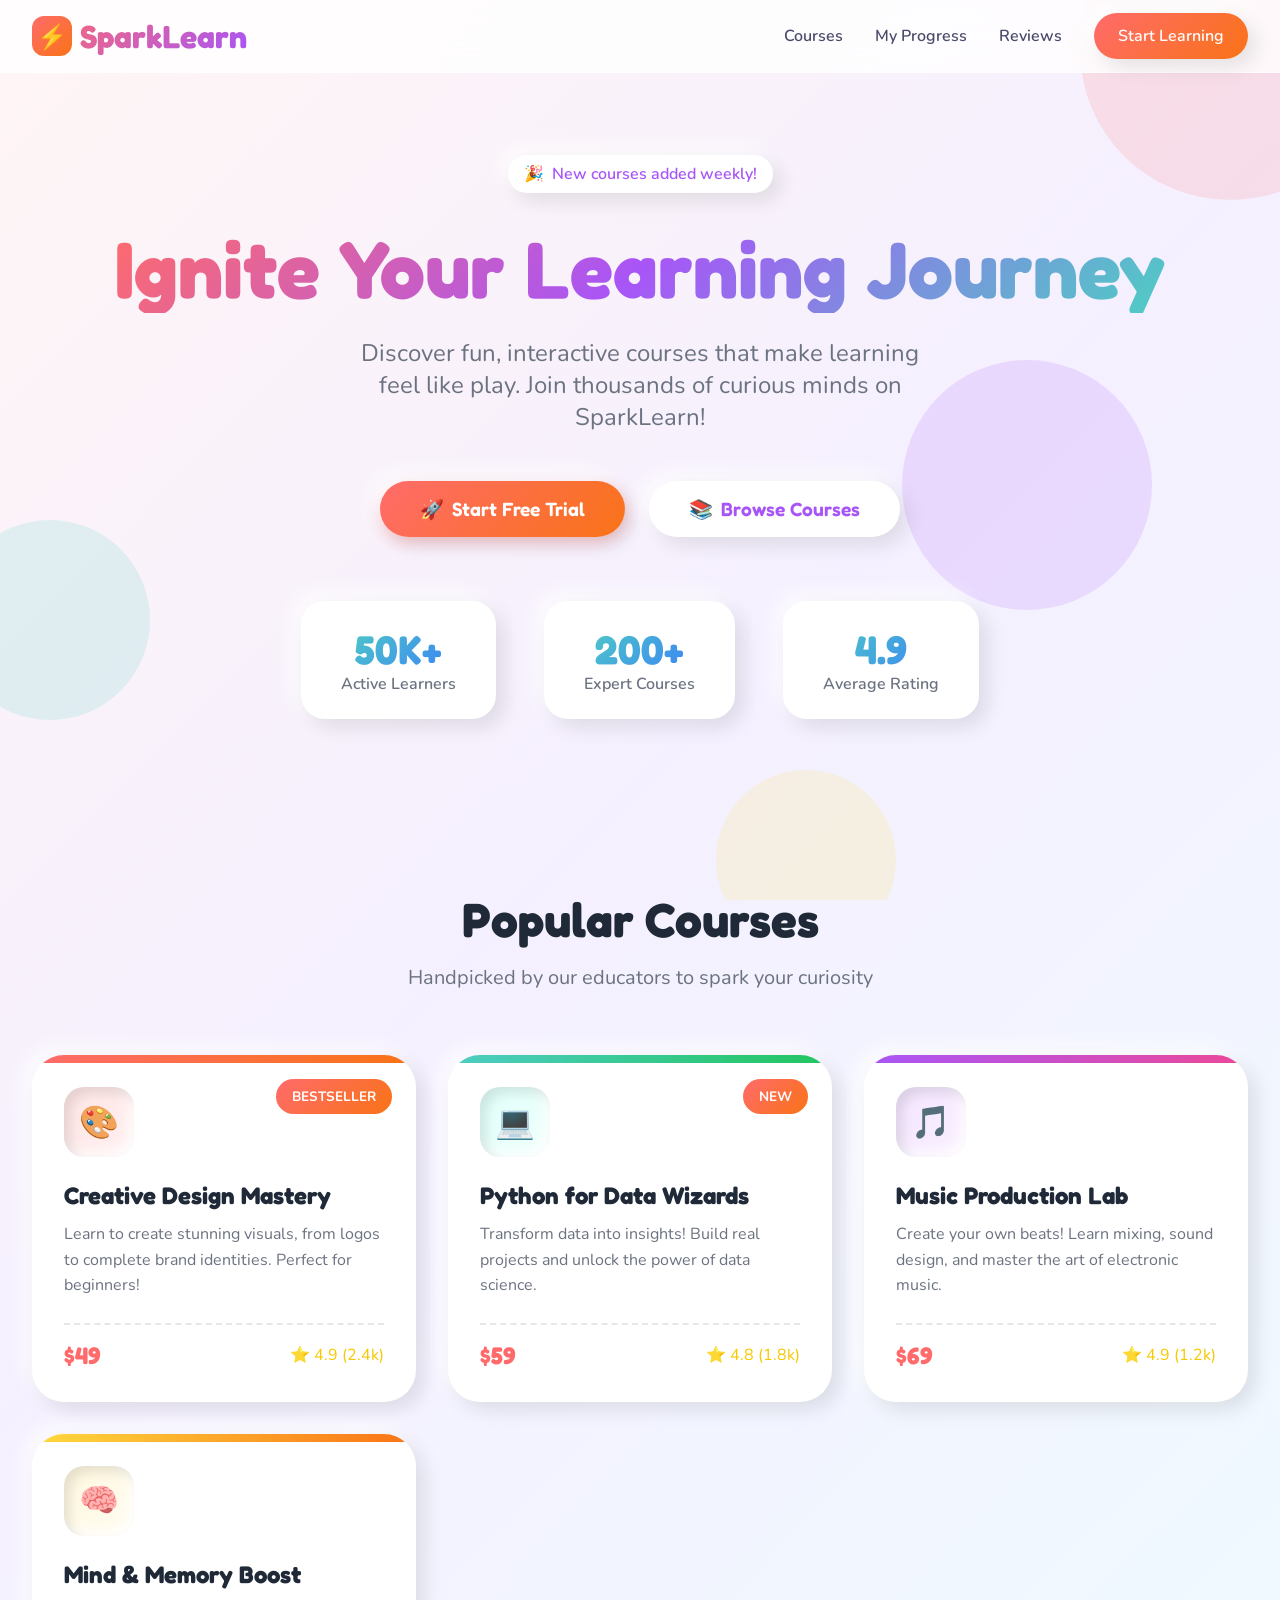
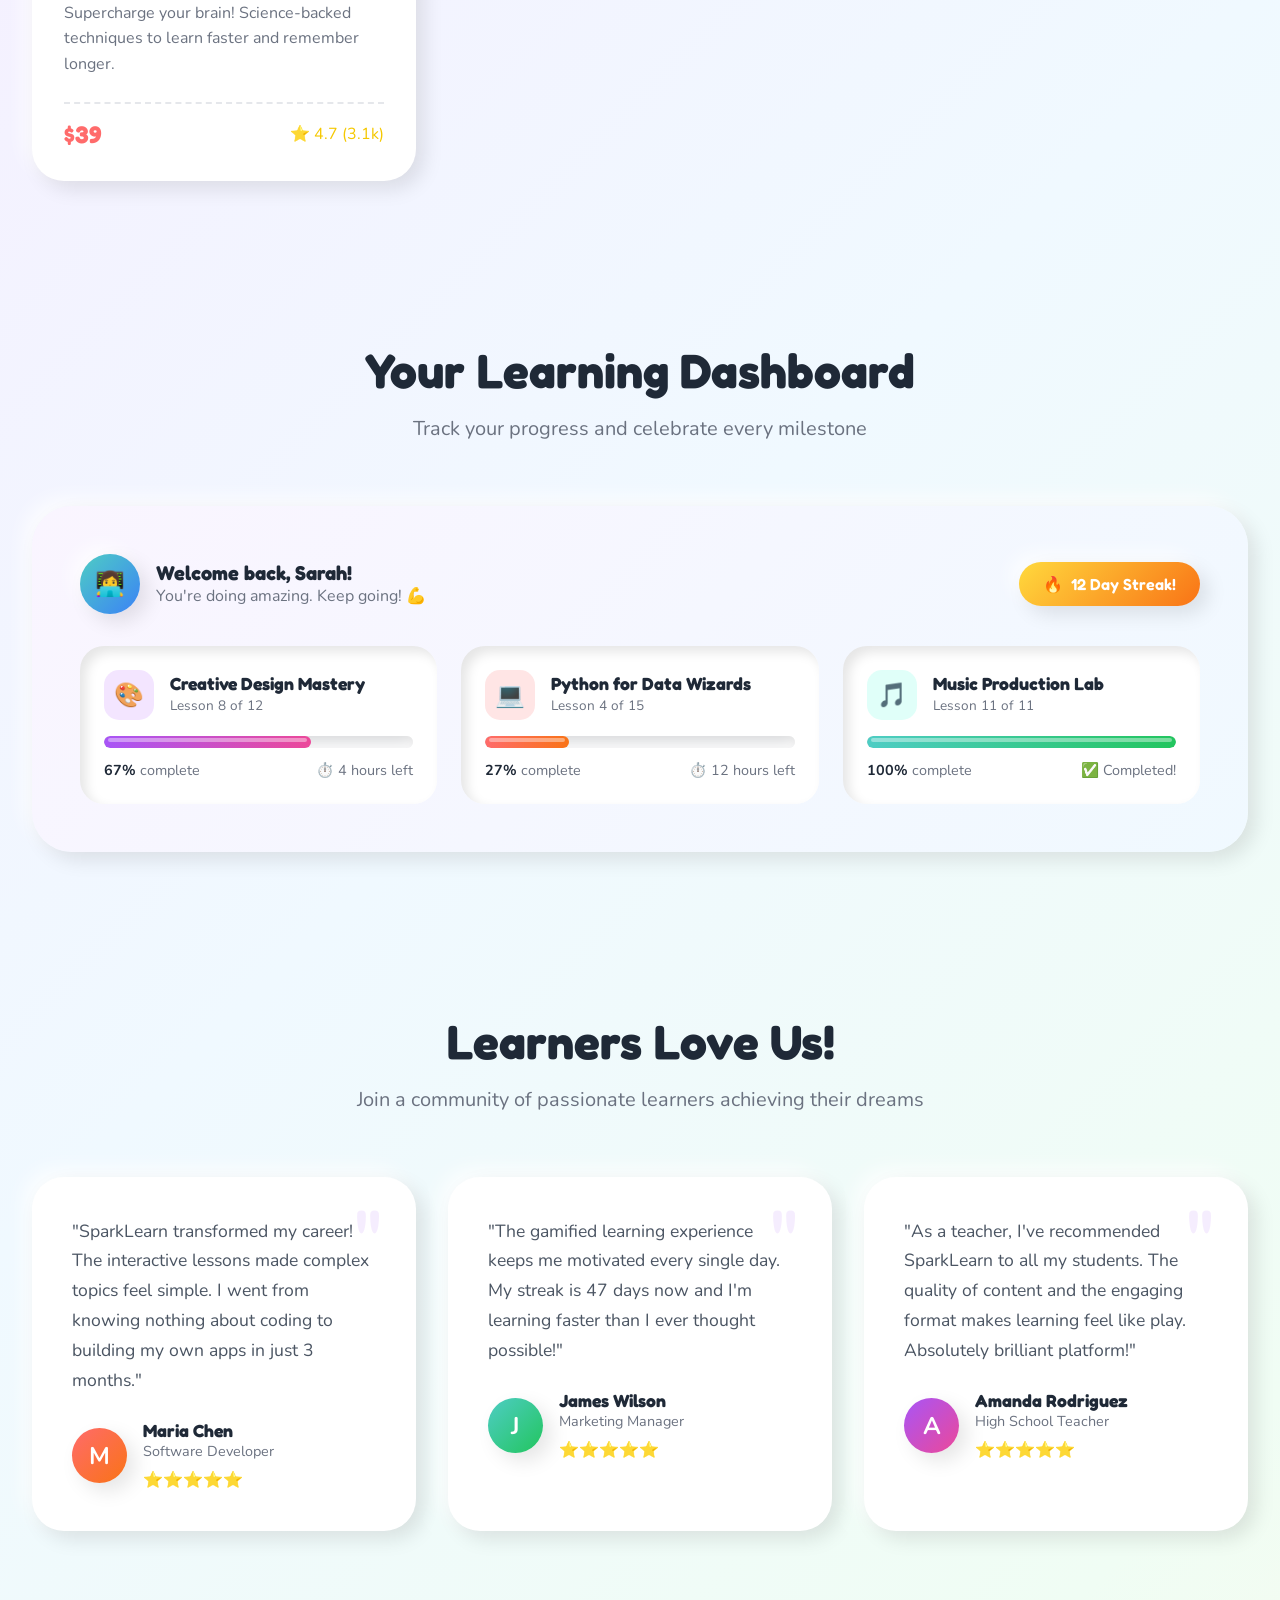
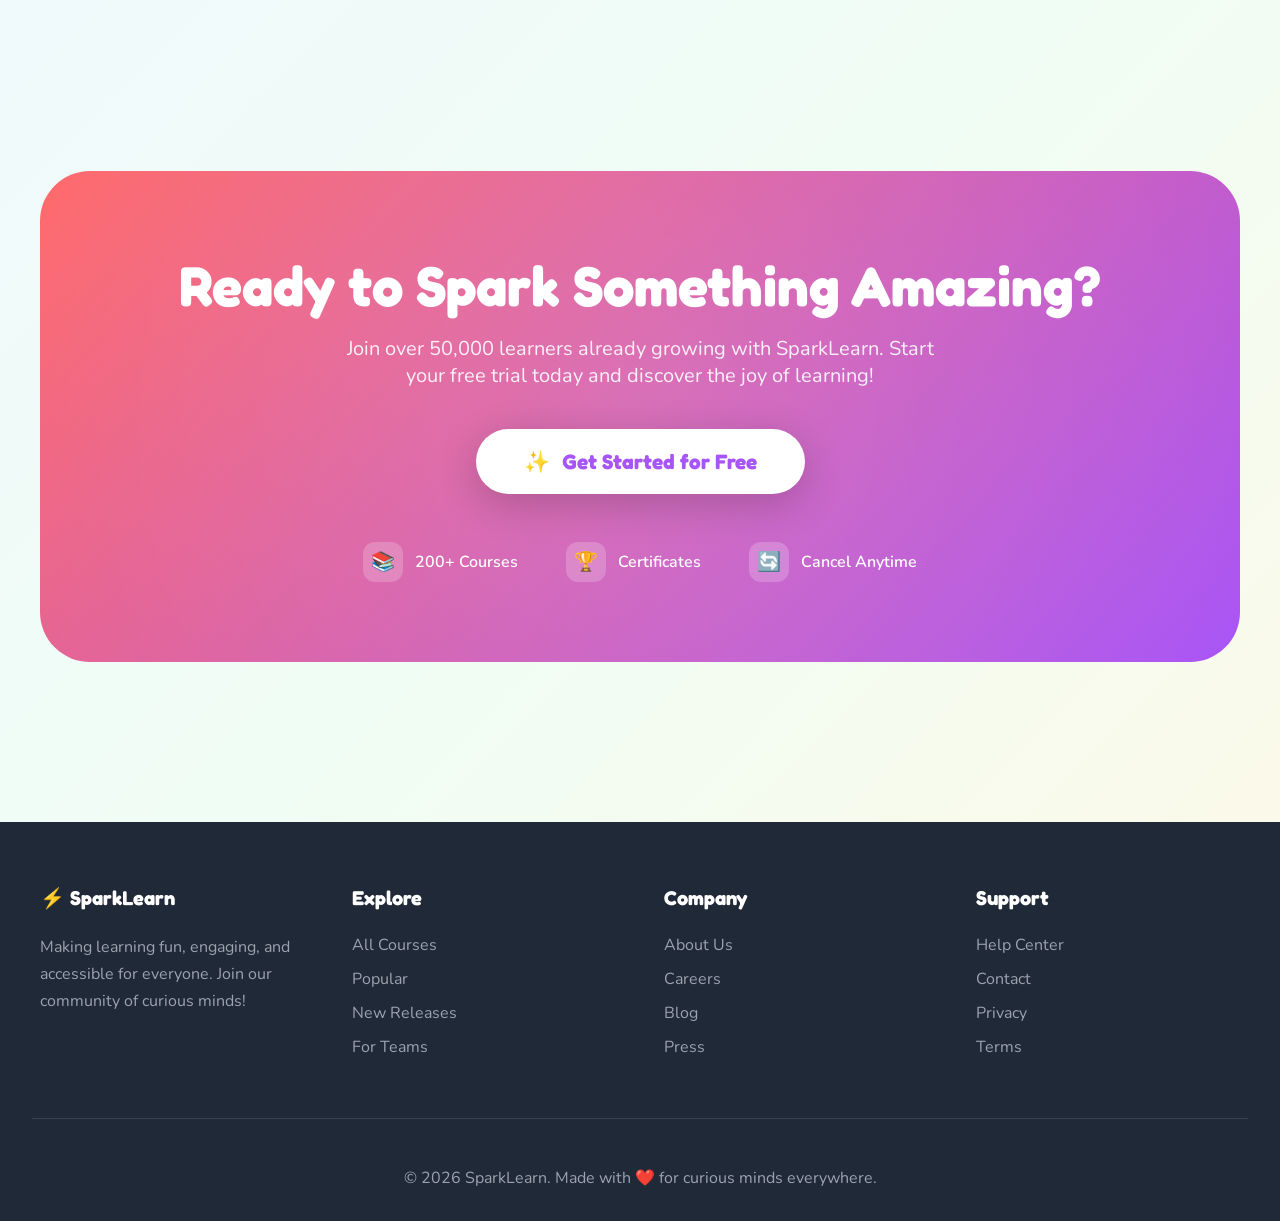
<file: landing_page.html>
<!DOCTYPE html>
<html lang="en">
<head>
    <meta charset="UTF-8">
    <meta name="viewport" content="width=device-width, initial-scale=1.0">
    <title>SparkLearn - Ignite Your Potential</title>
    <link rel="preconnect" href="https://fonts.googleapis.com">
    <link rel="preconnect" href="https://fonts.gstatic.com" crossorigin>
    <link href="https://fonts.googleapis.com/css2?family=Fredoka:wght@400;500;600;700&family=Nunito:wght@400;500;600;700&display=swap" rel="stylesheet">
    <style>
        :root {
            --coral: #FF6B6B;
            --coral-light: #FF8E8E;
            --turquoise: #4ECDC4;
            --turquoise-dark: #3DBDB5;
            --purple: #A855F7;
            --purple-dark: #9333EA;
            --yellow: #FFD93D;
            --yellow-dark: #F5C800;
            --blue: #3B82F6;
            --pink: #EC4899;
            --orange: #F97316;
            --green: #22C55E;
            --bg-light: #FFF5F5;
            --bg-purple: #FAF5FF;
            --bg-blue: #F0F9FF;
            --bg-green: #F0FDF4;
            --shadow-soft: 8px 8px 20px rgba(0,0,0,0.1), -8px -8px 20px rgba(255,255,255,0.8);
            --shadow-pressed: inset 6px 6px 12px rgba(0,0,0,0.1), inset -6px -6px 12px rgba(255,255,255,0.8);
            --shadow-raised: 12px 12px 24px rgba(0,0,0,0.15), -8px -8px 20px rgba(255,255,255,0.9);
        }

        * {
            margin: 0;
            padding: 0;
            box-sizing: border-box;
        }

        body {
            font-family: 'Nunito', sans-serif;
            background: linear-gradient(135deg, #FFF5F5 0%, #F5F0FF 25%, #F0F9FF 50%, #F0FDF4 75%, #FFF8E6 100%);
            min-height: 100vh;
            overflow-x: hidden;
        }

        h1, h2, h3, h4, h5, h6 {
            font-family: 'Fredoka', sans-serif;
        }

        /* Decorative floating shapes */
        .floating-shapes {
            position: fixed;
            top: 0;
            left: 0;
            width: 100%;
            height: 100%;
            pointer-events: none;
            z-index: 0;
            overflow: hidden;
        }

        .shape {
            position: absolute;
            border-radius: 50%;
            opacity: 0.15;
            animation: float 20s infinite ease-in-out;
        }

        .shape-1 {
            width: 300px;
            height: 300px;
            background: var(--coral);
            top: -100px;
            right: -100px;
            animation-delay: 0s;
        }

        .shape-2 {
            width: 200px;
            height: 200px;
            background: var(--turquoise);
            bottom: 20%;
            left: -50px;
            animation-delay: -5s;
        }

        .shape-3 {
            width: 250px;
            height: 250px;
            background: var(--purple);
            top: 40%;
            right: 10%;
            animation-delay: -10s;
        }

        .shape-4 {
            width: 180px;
            height: 180px;
            background: var(--yellow);
            bottom: -50px;
            right: 30%;
            animation-delay: -15s;
        }

        @keyframes float {
            0%, 100% { transform: translate(0, 0) rotate(0deg); }
            25% { transform: translate(30px, -30px) rotate(5deg); }
            50% { transform: translate(-20px, 20px) rotate(-5deg); }
            75% { transform: translate(20px, 10px) rotate(3deg); }
        }

        /* Navigation */
        nav {
            position: fixed;
            top: 0;
            left: 0;
            right: 0;
            z-index: 100;
            padding: 1rem 2rem;
            background: rgba(255,255,255,0.8);
            backdrop-filter: blur(20px);
            border-bottom: 1px solid rgba(255,255,255,0.5);
        }

        .nav-content {
            max-width: 1400px;
            margin: 0 auto;
            display: flex;
            justify-content: space-between;
            align-items: center;
        }

        .logo {
            font-family: 'Fredoka', sans-serif;
            font-size: 2rem;
            font-weight: 700;
            background: linear-gradient(135deg, var(--coral), var(--purple));
            -webkit-background-clip: text;
            -webkit-text-fill-color: transparent;
            background-clip: text;
            display: flex;
            align-items: center;
            gap: 0.5rem;
        }

        .logo-icon {
            width: 40px;
            height: 40px;
            background: linear-gradient(135deg, var(--coral), var(--orange));
            border-radius: 12px;
            display: flex;
            align-items: center;
            justify-content: center;
            font-size: 1.5rem;
            -webkit-text-fill-color: white;
        }

        .nav-links {
            display: flex;
            gap: 2rem;
            list-style: none;
        }

        .nav-links a {
            text-decoration: none;
            color: #4A4A6A;
            font-weight: 600;
            font-size: 1rem;
            transition: color 0.3s;
        }

        .nav-links a:hover {
            color: var(--purple);
        }

        .nav-cta {
            background: linear-gradient(135deg, var(--coral), var(--orange));
            color: white !important;
            padding: 0.75rem 1.5rem;
            border-radius: 50px;
            box-shadow: var(--shadow-soft);
            transition: transform 0.3s, box-shadow 0.3s;
        }

        .nav-cta:hover {
            transform: translateY(-2px);
            box-shadow: var(--shadow-raised);
        }

        /* Hero Section */
        .hero {
            position: relative;
            z-index: 1;
            padding: 8rem 2rem 4rem;
            text-align: center;
            min-height: 90vh;
            display: flex;
            flex-direction: column;
            justify-content: center;
            align-items: center;
        }

        .hero-badge {
            display: inline-flex;
            align-items: center;
            gap: 0.5rem;
            background: white;
            padding: 0.5rem 1rem;
            border-radius: 50px;
            box-shadow: var(--shadow-soft);
            font-weight: 600;
            color: var(--purple);
            margin-bottom: 2rem;
            animation: bounce 2s infinite;
        }

        @keyframes bounce {
            0%, 100% { transform: translateY(0); }
            50% { transform: translateY(-10px); }
        }

        .hero h1 {
            font-size: clamp(3rem, 8vw, 5rem);
            font-weight: 700;
            line-height: 1.1;
            margin-bottom: 1.5rem;
            background: linear-gradient(135deg, var(--coral) 0%, var(--purple) 50%, var(--turquoise) 100%);
            -webkit-background-clip: text;
            -webkit-text-fill-color: transparent;
            background-clip: text;
        }

        .hero p {
            font-size: 1.5rem;
            color: #6B7280;
            max-width: 600px;
            margin: 0 auto 3rem;
        }

        .hero-buttons {
            display: flex;
            gap: 1.5rem;
            flex-wrap: wrap;
            justify-content: center;
        }

        .btn {
            font-family: 'Fredoka', sans-serif;
            font-size: 1.2rem;
            font-weight: 600;
            padding: 1rem 2.5rem;
            border: none;
            border-radius: 50px;
            cursor: pointer;
            transition: all 0.3s cubic-bezier(0.4, 0, 0.2, 1);
            text-decoration: none;
            display: inline-flex;
            align-items: center;
            gap: 0.5rem;
        }

        .btn-primary {
            background: linear-gradient(135deg, var(--coral), var(--orange));
            color: white;
            box-shadow: var(--shadow-soft), 0 4px 15px rgba(255,107,107,0.4);
        }

        .btn-primary:hover {
            transform: translateY(-3px) scale(1.02);
            box-shadow: var(--shadow-raised), 0 8px 25px rgba(255,107,107,0.5);
        }

        .btn-secondary {
            background: white;
            color: var(--purple);
            box-shadow: var(--shadow-soft);
        }

        .btn-secondary:hover {
            transform: translateY(-3px);
            box-shadow: var(--shadow-raised);
        }

        /* Stats */
        .stats {
            display: flex;
            gap: 3rem;
            margin-top: 4rem;
            flex-wrap: wrap;
            justify-content: center;
        }

        .stat-item {
            text-align: center;
            background: white;
            padding: 1.5rem 2.5rem;
            border-radius: 24px;
            box-shadow: var(--shadow-soft);
        }

        .stat-number {
            font-family: 'Fredoka', sans-serif;
            font-size: 2.5rem;
            font-weight: 700;
            background: linear-gradient(135deg, var(--turquoise), var(--blue));
            -webkit-background-clip: text;
            -webkit-text-fill-color: transparent;
            background-clip: text;
        }

        .stat-label {
            color: #6B7280;
            font-weight: 600;
        }

        /* Section Styling */
        .section {
            position: relative;
            z-index: 1;
            padding: 5rem 2rem;
            max-width: 1400px;
            margin: 0 auto;
        }

        .section-header {
            text-align: center;
            margin-bottom: 4rem;
        }

        .section-header h2 {
            font-size: 3rem;
            color: #1F2937;
            margin-bottom: 1rem;
        }

        .section-header p {
            font-size: 1.25rem;
            color: #6B7280;
        }

        /* Course Catalog */
        .courses-grid {
            display: grid;
            grid-template-columns: repeat(auto-fit, minmax(320px, 1fr));
            gap: 2rem;
        }

        .course-card {
            background: white;
            border-radius: 32px;
            padding: 2rem;
            box-shadow: var(--shadow-soft);
            transition: all 0.4s cubic-bezier(0.4, 0, 0.2, 1);
            position: relative;
            overflow: hidden;
        }

        .course-card::before {
            content: '';
            position: absolute;
            top: 0;
            left: 0;
            right: 0;
            height: 8px;
            background: linear-gradient(90deg, var(--coral), var(--orange));
        }

        .course-card:nth-child(2)::before {
            background: linear-gradient(90deg, var(--turquoise), var(--green));
        }

        .course-card:nth-child(3)::before {
            background: linear-gradient(90deg, var(--purple), var(--pink));
        }

        .course-card:nth-child(4)::before {
            background: linear-gradient(90deg, var(--yellow), var(--orange));
        }

        .course-card:hover {
            transform: translateY(-8px) rotate(1deg);
            box-shadow: var(--shadow-raised);
        }

        .course-icon {
            width: 70px;
            height: 70px;
            border-radius: 20px;
            display: flex;
            align-items: center;
            justify-content: center;
            font-size: 2rem;
            margin-bottom: 1.5rem;
            box-shadow: var(--shadow-pressed);
        }

        .course-card:nth-child(1) .course-icon {
            background: linear-gradient(135deg, #FFE5E5, #FFF0F0);
        }

        .course-card:nth-child(2) .course-icon {
            background: linear-gradient(135deg, #E0FFF9, #F0FFFC);
        }

        .course-card:nth-child(3) .course-icon {
            background: linear-gradient(135deg, #F3E5FF, #FAF0FF);
        }

        .course-card:nth-child(4) .course-icon {
            background: linear-gradient(135deg, #FFF8E0, #FFFCF0);
        }

        .course-card h3 {
            font-size: 1.5rem;
            color: #1F2937;
            margin-bottom: 0.75rem;
        }

        .course-card p {
            color: #6B7280;
            margin-bottom: 1.5rem;
            line-height: 1.6;
        }

        .course-meta {
            display: flex;
            justify-content: space-between;
            align-items: center;
            padding-top: 1rem;
            border-top: 2px dashed #E5E7EB;
        }

        .course-price {
            font-family: 'Fredoka', sans-serif;
            font-size: 1.5rem;
            font-weight: 700;
            color: var(--coral);
        }

        .course-rating {
            display: flex;
            align-items: center;
            gap: 0.5rem;
            color: var(--yellow-dark);
        }

        .course-badge {
            position: absolute;
            top: 1.5rem;
            right: 1.5rem;
            background: linear-gradient(135deg, var(--coral), var(--orange));
            color: white;
            padding: 0.5rem 1rem;
            border-radius: 20px;
            font-size: 0.85rem;
            font-weight: 700;
        }

        /* Progress Section */
        .progress-demo {
            background: linear-gradient(135deg, var(--bg-purple), var(--bg-blue));
            border-radius: 40px;
            padding: 3rem;
            box-shadow: var(--shadow-soft);
        }

        .progress-header {
            display: flex;
            justify-content: space-between;
            align-items: center;
            margin-bottom: 2rem;
            flex-wrap: wrap;
            gap: 1rem;
        }

        .progress-user {
            display: flex;
            align-items: center;
            gap: 1rem;
        }

        .user-avatar {
            width: 60px;
            height: 60px;
            border-radius: 50%;
            background: linear-gradient(135deg, var(--turquoise), var(--blue));
            display: flex;
            align-items: center;
            justify-content: center;
            font-size: 1.5rem;
            box-shadow: var(--shadow-soft);
        }

        .user-info h4 {
            font-size: 1.25rem;
            color: #1F2937;
        }

        .user-info p {
            color: #6B7280;
        }

        .streak-badge {
            background: linear-gradient(135deg, var(--yellow), var(--orange));
            color: white;
            padding: 0.75rem 1.5rem;
            border-radius: 50px;
            font-family: 'Fredoka', sans-serif;
            font-weight: 600;
            display: flex;
            align-items: center;
            gap: 0.5rem;
            box-shadow: var(--shadow-soft);
        }

        .courses-progress {
            display: grid;
            grid-template-columns: repeat(auto-fit, minmax(280px, 1fr));
            gap: 1.5rem;
        }

        .progress-card {
            background: white;
            border-radius: 24px;
            padding: 1.5rem;
            box-shadow: var(--shadow-pressed);
        }

        .progress-card-header {
            display: flex;
            align-items: center;
            gap: 1rem;
            margin-bottom: 1rem;
        }

        .progress-icon {
            width: 50px;
            height: 50px;
            border-radius: 15px;
            display: flex;
            align-items: center;
            justify-content: center;
            font-size: 1.5rem;
        }

        .progress-icon.purple { background: #F3E5FF; }
        .progress-icon.coral { background: #FFE5E5; }
        .progress-icon.turquoise { background: #E0FFF9; }

        .progress-card h4 {
            font-size: 1.1rem;
            color: #1F2937;
        }

        .progress-card .subtitle {
            font-size: 0.85rem;
            color: #6B7280;
        }

        .progress-bar-container {
            background: #F3F4F6;
            border-radius: 10px;
            height: 12px;
            overflow: hidden;
            box-shadow: var(--shadow-pressed);
        }

        .progress-bar {
            height: 100%;
            border-radius: 10px;
            transition: width 1s ease-out;
            position: relative;
        }

        .progress-bar::after {
            content: '';
            position: absolute;
            top: 2px;
            left: 4px;
            right: 4px;
            height: 4px;
            background: rgba(255,255,255,0.4);
            border-radius: 4px;
        }

        .progress-bar.purple { background: linear-gradient(90deg, var(--purple), var(--pink)); }
        .progress-bar.coral { background: linear-gradient(90deg, var(--coral), var(--orange)); }
        .progress-bar.turquoise { background: linear-gradient(90deg, var(--turquoise), var(--green)); }

        .progress-info {
            display: flex;
            justify-content: space-between;
            margin-top: 0.75rem;
            font-size: 0.9rem;
            color: #6B7280;
        }

        .progress-info strong {
            color: #1F2937;
        }

        /* Testimonials */
        .testimonials-grid {
            display: grid;
            grid-template-columns: repeat(auto-fit, minmax(350px, 1fr));
            gap: 2rem;
        }

        .testimonial-card {
            background: white;
            border-radius: 32px;
            padding: 2.5rem;
            box-shadow: var(--shadow-soft);
            position: relative;
            transition: all 0.4s cubic-bezier(0.4, 0, 0.2, 1);
        }

        .testimonial-card:hover {
            transform: translateY(-5px) scale(1.02);
            box-shadow: var(--shadow-raised);
        }

        .testimonial-card::before {
            content: '"';
            position: absolute;
            top: 1rem;
            right: 2rem;
            font-family: 'Fredoka', sans-serif;
            font-size: 6rem;
            color: var(--purple);
            opacity: 0.1;
            line-height: 1;
        }

        .testimonial-text {
            font-size: 1.1rem;
            color: #4B5563;
            line-height: 1.7;
            margin-bottom: 1.5rem;
        }

        .testimonial-author {
            display: flex;
            align-items: center;
            gap: 1rem;
        }

        .author-avatar {
            width: 55px;
            height: 55px;
            border-radius: 50%;
            display: flex;
            align-items: center;
            justify-content: center;
            font-size: 1.5rem;
            font-weight: 700;
            color: white;
            box-shadow: var(--shadow-soft);
        }

        .author-avatar.avatar-1 { background: linear-gradient(135deg, var(--coral), var(--orange)); }
        .author-avatar.avatar-2 { background: linear-gradient(135deg, var(--turquoise), var(--green)); }
        .author-avatar.avatar-3 { background: linear-gradient(135deg, var(--purple), var(--pink)); }

        .author-info h5 {
            font-size: 1.1rem;
            color: #1F2937;
        }

        .author-info p {
            font-size: 0.9rem;
            color: #6B7280;
        }

        .rating-stars {
            display: flex;
            gap: 0.25rem;
            margin-top: 0.5rem;
        }

        .star {
            color: var(--yellow);
            font-size: 1rem;
        }

        /* CTA Section */
        .cta-section {
            background: linear-gradient(135deg, var(--coral), var(--purple));
            border-radius: 50px;
            padding: 5rem 3rem;
            text-align: center;
            position: relative;
            overflow: hidden;
            margin: 5rem auto;
            max-width: 1200px;
        }

        .cta-section::before {
            content: '';
            position: absolute;
            top: -50%;
            left: -50%;
            width: 200%;
            height: 200%;
            background: radial-gradient(circle, rgba(255,255,255,0.1) 0%, transparent 50%);
            animation: rotate 30s linear infinite;
        }

        @keyframes rotate {
            from { transform: rotate(0deg); }
            to { transform: rotate(360deg); }
        }

        .cta-content {
            position: relative;
            z-index: 1;
        }

        .cta-section h2 {
            font-size: 3.5rem;
            color: white;
            margin-bottom: 1rem;
        }

        .cta-section p {
            font-size: 1.25rem;
            color: rgba(255,255,255,0.9);
            margin-bottom: 2.5rem;
            max-width: 600px;
            margin-left: auto;
            margin-right: auto;
        }

        .cta-btn {
            background: white;
            color: var(--purple);
            font-family: 'Fredoka', sans-serif;
            font-size: 1.3rem;
            font-weight: 700;
            padding: 1.25rem 3rem;
            border: none;
            border-radius: 60px;
            cursor: pointer;
            box-shadow: 0 10px 40px rgba(0,0,0,0.2);
            transition: all 0.3s;
            display: inline-flex;
            align-items: center;
            gap: 0.75rem;
        }

        .cta-btn:hover {
            transform: translateY(-5px) scale(1.05);
            box-shadow: 0 15px 50px rgba(0,0,0,0.3);
        }

        .cta-features {
            display: flex;
            justify-content: center;
            gap: 3rem;
            margin-top: 3rem;
            flex-wrap: wrap;
        }

        .cta-feature {
            display: flex;
            align-items: center;
            gap: 0.75rem;
            color: white;
            font-weight: 600;
        }

        .cta-feature-icon {
            width: 40px;
            height: 40px;
            background: rgba(255,255,255,0.2);
            border-radius: 12px;
            display: flex;
            align-items: center;
            justify-content: center;
            font-size: 1.2rem;
        }

        /* Footer */
        footer {
            background: #1F2937;
            color: white;
            padding: 4rem 2rem 2rem;
            position: relative;
            z-index: 1;
        }

        .footer-content {
            max-width: 1200px;
            margin: 0 auto;
            display: grid;
            grid-template-columns: repeat(auto-fit, minmax(200px, 1fr));
            gap: 3rem;
        }

        .footer-section h4 {
            font-family: 'Fredoka', sans-serif;
            font-size: 1.25rem;
            margin-bottom: 1.5rem;
            color: white;
        }

        .footer-section ul {
            list-style: none;
        }

        .footer-section ul li {
            margin-bottom: 0.75rem;
        }

        .footer-section a {
            color: #9CA3AF;
            text-decoration: none;
            transition: color 0.3s;
        }

        .footer-section a:hover {
            color: white;
        }

        .footer-bottom {
            text-align: center;
            padding-top: 3rem;
            margin-top: 3rem;
            border-top: 1px solid #374151;
            color: #9CA3AF;
        }

        /* Animations */
        .fade-in {
            opacity: 0;
            transform: translateY(30px);
            transition: all 0.6s cubic-bezier(0.4, 0, 0.2, 1);
        }

        .fade-in.visible {
            opacity: 1;
            transform: translateY(0);
        }

        .stagger-1 { transition-delay: 0.1s; }
        .stagger-2 { transition-delay: 0.2s; }
        .stagger-3 { transition-delay: 0.3s; }
        .stagger-4 { transition-delay: 0.4s; }

        /* Responsive */
        @media (max-width: 768px) {
            .nav-links {
                display: none;
            }

            .hero h1 {
                font-size: 2.5rem;
            }

            .hero p {
                font-size: 1.1rem;
            }

            .stats {
                gap: 1.5rem;
            }

            .stat-item {
                padding: 1rem 1.5rem;
            }

            .section-header h2 {
                font-size: 2rem;
            }

            .cta-section h2 {
                font-size: 2.5rem;
            }

            .cta-features {
                gap: 1.5rem;
            }
        }

        /* Custom scrollbar */
        ::-webkit-scrollbar {
            width: 10px;
        }

        ::-webkit-scrollbar-track {
            background: #F3F4F6;
        }

        ::-webkit-scrollbar-thumb {
            background: linear-gradient(var(--coral), var(--purple));
            border-radius: 10px;
        }
    </style>
</head>
<body>
    <div class="floating-shapes">
        <div class="shape shape-1"></div>
        <div class="shape shape-2"></div>
        <div class="shape shape-3"></div>
        <div class="shape shape-4"></div>
    </div>

    <nav>
        <div class="nav-content">
            <div class="logo">
                <div class="logo-icon">⚡</div>
                SparkLearn
            </div>
            <ul class="nav-links">
                <li><a href="#courses">Courses</a></li>
                <li><a href="#progress">My Progress</a></li>
                <li><a href="#testimonials">Reviews</a></li>
                <li><a href="#cta" class="nav-cta">Start Learning</a></li>
            </ul>
        </div>
    </nav>

    <section class="hero">
        <div class="hero-badge">
            <span>🎉</span>
            <span>New courses added weekly!</span>
        </div>
        <h1>Ignite Your Learning Journey</h1>
        <p>Discover fun, interactive courses that make learning feel like play. Join thousands of curious minds on SparkLearn!</p>
        <div class="hero-buttons">
            <a href="#cta" class="btn btn-primary">
                <span>🚀</span>
                Start Free Trial
            </a>
            <a href="#courses" class="btn btn-secondary">
                <span>📚</span>
                Browse Courses
            </a>
        </div>
        <div class="stats">
            <div class="stat-item fade-in stagger-1">
                <div class="stat-number">50K+</div>
                <div class="stat-label">Active Learners</div>
            </div>
            <div class="stat-item fade-in stagger-2">
                <div class="stat-number">200+</div>
                <div class="stat-label">Expert Courses</div>
            </div>
            <div class="stat-item fade-in stagger-3">
                <div class="stat-number">4.9</div>
                <div class="stat-label">Average Rating</div>
            </div>
        </div>
    </section>

    <section class="section" id="courses">
        <div class="section-header">
            <h2>Popular Courses</h2>
            <p>Handpicked by our educators to spark your curiosity</p>
        </div>
        <div class="courses-grid">
            <div class="course-card fade-in stagger-1">
                <div class="course-badge">BESTSELLER</div>
                <div class="course-icon">🎨</div>
                <h3>Creative Design Mastery</h3>
                <p>Learn to create stunning visuals, from logos to complete brand identities. Perfect for beginners!</p>
                <div class="course-meta">
                    <span class="course-price">$49</span>
                    <span class="course-rating">⭐ 4.9 (2.4k)</span>
                </div>
            </div>
            <div class="course-card fade-in stagger-2">
                <div class="course-badge">NEW</div>
                <div class="course-icon">💻</div>
                <h3>Python for Data Wizards</h3>
                <p>Transform data into insights! Build real projects and unlock the power of data science.</p>
                <div class="course-meta">
                    <span class="course-price">$59</span>
                    <span class="course-rating">⭐ 4.8 (1.8k)</span>
                </div>
            </div>
            <div class="course-card fade-in stagger-3">
                <div class="course-icon">🎵</div>
                <h3>Music Production Lab</h3>
                <p>Create your own beats! Learn mixing, sound design, and master the art of electronic music.</p>
                <div class="course-meta">
                    <span class="course-price">$69</span>
                    <span class="course-rating">⭐ 4.9 (1.2k)</span>
                </div>
            </div>
            <div class="course-card fade-in stagger-4">
                <div class="course-icon">🧠</div>
                <h3>Mind & Memory Boost</h3>
                <p>Supercharge your brain! Science-backed techniques to learn faster and remember longer.</p>
                <div class="course-meta">
                    <span class="course-price">$39</span>
                    <span class="course-rating">⭐ 4.7 (3.1k)</span>
                </div>
            </div>
        </div>
    </section>

    <section class="section" id="progress">
        <div class="section-header">
            <h2>Your Learning Dashboard</h2>
            <p>Track your progress and celebrate every milestone</p>
        </div>
        <div class="progress-demo fade-in">
            <div class="progress-header">
                <div class="progress-user">
                    <div class="user-avatar">👩‍💻</div>
                    <div class="user-info">
                        <h4>Welcome back, Sarah!</h4>
                        <p>You're doing amazing. Keep going! 💪</p>
                    </div>
                </div>
                <div class="streak-badge">
                    <span>🔥</span>
                    <span>12 Day Streak!</span>
                </div>
            </div>
            <div class="courses-progress">
                <div class="progress-card">
                    <div class="progress-card-header">
                        <div class="progress-icon purple">🎨</div>
                        <div>
                            <h4>Creative Design Mastery</h4>
                            <span class="subtitle">Lesson 8 of 12</span>
                        </div>
                    </div>
                    <div class="progress-bar-container">
                        <div class="progress-bar purple" style="width: 0%;" data-width="67%"></div>
                    </div>
                    <div class="progress-info">
                        <span><strong>67%</strong> complete</span>
                        <span>⏱️ 4 hours left</span>
                    </div>
                </div>
                <div class="progress-card">
                    <div class="progress-card-header">
                        <div class="progress-icon coral">💻</div>
                        <div>
                            <h4>Python for Data Wizards</h4>
                            <span class="subtitle">Lesson 4 of 15</span>
                        </div>
                    </div>
                    <div class="progress-bar-container">
                        <div class="progress-bar coral" style="width: 0%;" data-width="27%"></div>
                    </div>
                    <div class="progress-info">
                        <span><strong>27%</strong> complete</span>
                        <span>⏱️ 12 hours left</span>
                    </div>
                </div>
                <div class="progress-card">
                    <div class="progress-card-header">
                        <div class="progress-icon turquoise">🎵</div>
                        <div>
                            <h4>Music Production Lab</h4>
                            <span class="subtitle">Lesson 11 of 11</span>
                        </div>
                    </div>
                    <div class="progress-bar-container">
                        <div class="progress-bar turquoise" style="width: 0%;" data-width="100%"></div>
                    </div>
                    <div class="progress-info">
                        <span><strong>100%</strong> complete</span>
                        <span>✅ Completed!</span>
                    </div>
                </div>
            </div>
        </div>
    </section>

    <section class="section" id="testimonials">
        <div class="section-header">
            <h2>Learners Love Us!</h2>
            <p>Join a community of passionate learners achieving their dreams</p>
        </div>
        <div class="testimonials-grid">
            <div class="testimonial-card fade-in stagger-1">
                <p class="testimonial-text">"SparkLearn transformed my career! The interactive lessons made complex topics feel simple. I went from knowing nothing about coding to building my own apps in just 3 months."</p>
                <div class="testimonial-author">
                    <div class="author-avatar avatar-1">M</div>
                    <div class="author-info">
                        <h5>Maria Chen</h5>
                        <p>Software Developer</p>
                        <div class="rating-stars">⭐⭐⭐⭐⭐</div>
                    </div>
                </div>
            </div>
            <div class="testimonial-card fade-in stagger-2">
                <p class="testimonial-text">"The gamified learning experience keeps me motivated every single day. My streak is 47 days now and I'm learning faster than I ever thought possible!"</p>
                <div class="testimonial-author">
                    <div class="author-avatar avatar-2">J</div>
                    <div class="author-info">
                        <h5>James Wilson</h5>
                        <p>Marketing Manager</p>
                        <div class="rating-stars">⭐⭐⭐⭐⭐</div>
                    </div>
                </div>
            </div>
            <div class="testimonial-card fade-in stagger-3">
                <p class="testimonial-text">"As a teacher, I've recommended SparkLearn to all my students. The quality of content and the engaging format makes learning feel like play. Absolutely brilliant platform!"</p>
                <div class="testimonial-author">
                    <div class="author-avatar avatar-3">A</div>
                    <div class="author-info">
                        <h5>Amanda Rodriguez</h5>
                        <p>High School Teacher</p>
                        <div class="rating-stars">⭐⭐⭐⭐⭐</div>
                    </div>
                </div>
            </div>
        </div>
    </section>

    <section class="section" id="cta">
        <div class="cta-section fade-in">
            <div class="cta-content">
                <h2>Ready to Spark Something Amazing?</h2>
                <p>Join over 50,000 learners already growing with SparkLearn. Start your free trial today and discover the joy of learning!</p>
                <button class="cta-btn">
                    <span>✨</span>
                    Get Started for Free
                </button>
                <div class="cta-features">
                    <div class="cta-feature">
                        <div class="cta-feature-icon">📚</div>
                        <span>200+ Courses</span>
                    </div>
                    <div class="cta-feature">
                        <div class="cta-feature-icon">🏆</div>
                        <span>Certificates</span>
                    </div>
                    <div class="cta-feature">
                        <div class="cta-feature-icon">🔄</div>
                        <span>Cancel Anytime</span>
                    </div>
                </div>
            </div>
        </div>
    </section>

    <footer>
        <div class="footer-content">
            <div class="footer-section">
                <h4>⚡ SparkLearn</h4>
                <p style="color: #9CA3AF; line-height: 1.7;">Making learning fun, engaging, and accessible for everyone. Join our community of curious minds!</p>
            </div>
            <div class="footer-section">
                <h4>Explore</h4>
                <ul>
                    <li><a href="#">All Courses</a></li>
                    <li><a href="#">Popular</a></li>
                    <li><a href="#">New Releases</a></li>
                    <li><a href="#">For Teams</a></li>
                </ul>
            </div>
            <div class="footer-section">
                <h4>Company</h4>
                <ul>
                    <li><a href="#">About Us</a></li>
                    <li><a href="#">Careers</a></li>
                    <li><a href="#">Blog</a></li>
                    <li><a href="#">Press</a></li>
                </ul>
            </div>
            <div class="footer-section">
                <h4>Support</h4>
                <ul>
                    <li><a href="#">Help Center</a></li>
                    <li><a href="#">Contact</a></li>
                    <li><a href="#">Privacy</a></li>
                    <li><a href="#">Terms</a></li>
                </ul>
            </div>
        </div>
        <div class="footer-bottom">
            <p>© 2026 SparkLearn. Made with ❤️ for curious minds everywhere.</p>
        </div>
    </footer>

    <script>
        // Intersection Observer for fade-in animations
        const observerOptions = {
            threshold: 0.1,
            rootMargin: '0px 0px -50px 0px'
        };

        const observer = new IntersectionObserver((entries) => {
            entries.forEach(entry => {
                if (entry.isIntersecting) {
                    entry.target.classList.add('visible');
                    observer.unobserve(entry.target);
                }
            });
        }, observerOptions);

        document.querySelectorAll('.fade-in').forEach(el => {
            observer.observe(el);
        });

        // Animate progress bars when visible
        const progressObserver = new IntersectionObserver((entries) => {
            entries.forEach(entry => {
                if (entry.isIntersecting) {
                    const bars = entry.target.querySelectorAll('.progress-bar');
                    bars.forEach((bar, index) => {
                        setTimeout(() => {
                            bar.style.width = bar.dataset.width;
                        }, index * 200);
                    });
                    progressObserver.unobserve(entry.target);
                }
            });
        }, { threshold: 0.3 });

        const progressDemo = document.querySelector('.progress-demo');
        if (progressDemo) {
            progressObserver.observe(progressDemo);
        }

        // Button interactions
        document.querySelectorAll('.btn, .cta-btn').forEach(btn => {
            btn.addEventListener('mouseenter', function() {
                this.style.transform = 'translateY(-3px) scale(1.02)';
            });
            btn.addEventListener('mouseleave', function() {
                this.style.transform = '';
            });
        });

        // Smooth scroll
        document.querySelectorAll('a[href^="#"]').forEach(anchor => {
            anchor.addEventListener('click', function(e) {
                e.preventDefault();
                const target = document.querySelector(this.getAttribute('href'));
                if (target) {
                    target.scrollIntoView({ behavior: 'smooth', block: 'start' });
                }
            });
        });

        // Course card tilt effect
        document.querySelectorAll('.course-card').forEach(card => {
            card.addEventListener('mousemove', function(e) {
                const rect = this.getBoundingClientRect();
                const x = e.clientX - rect.left;
                const y = e.clientY - rect.top;
                const centerX = rect.width / 2;
                const centerY = rect.height / 2;
                const rotateX = (y - centerY) / 20;
                const rotateY = (centerX - x) / 20;

                this.style.transform = `perspective(1000px) rotateX(${rotateX}deg) rotateY(${rotateY}deg) translateY(-8px)`;
            });

            card.addEventListener('mouseleave', function() {
                this.style.transform = '';
            });
        });
    </script>
</body>
</html>
</file>
